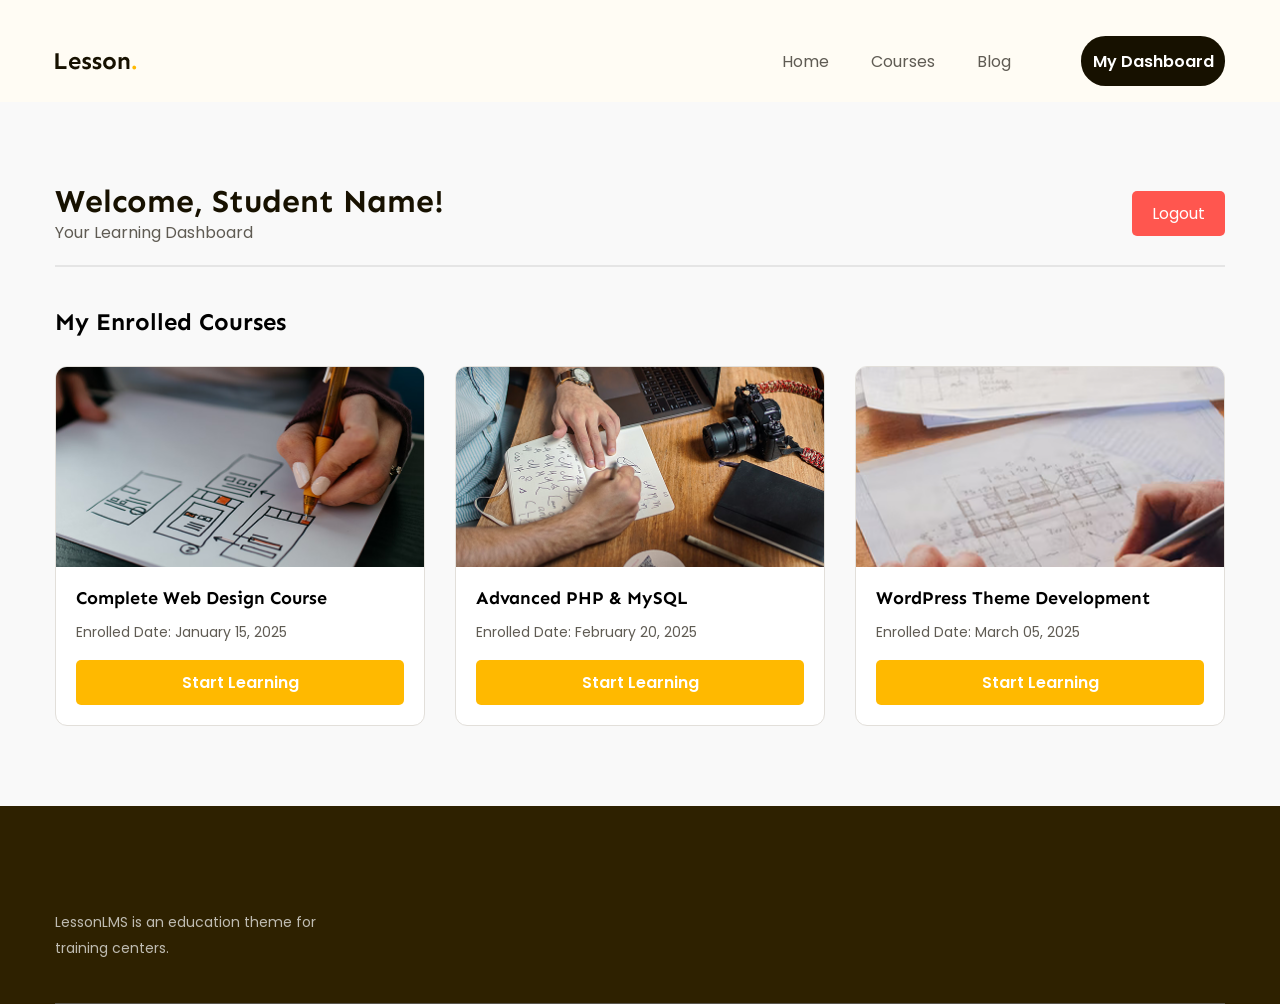
<file: assets/lessonLMS-static-template/page-student-dashboard.html>
<!DOCTYPE html>
<html lang="en">
<head>
    <meta charset="UTF-8">
    <meta name="viewport" content="width=device-width, initial-scale=1.0">
    <title>Student Dashboard</title>
    <link rel="stylesheet" href="assets/css/style.css">
</head>
<body>

    <header>
        <div class="container">
            <div class="header-wrapper">
                <div class="logo">
                    <a href="index.html">
                        <img src="assets/images/logo.png" alt="Logo">
                    </a>
                </div>
                <div class="menu-button-wrapper">
                    <nav class="main-menu">
                        <ul>
                            <li><a href="#">Home</a></li>
                            <li><a href="#">Courses</a></li>
                            <li><a href="#">Blog</a></li>
                        </ul>
                    </nav>
                    <div class="button btn-black">
                        <a href="#">My Dashboard</a>
                    </div>
                </div>
            </div>
        </div>
    </header>
    <section class="dashboard-area" style="padding: 80px 0; background: #f9f9f9;">
        <div class="container">
            
            <div class="dashboard-header" style="display:flex; justify-content:space-between; align-items:center; margin-bottom: 40px; border-bottom: 2px solid #e5e5e5; padding-bottom: 20px;">
                <div>
                    <h1 style="font-size: 32px; color: #171100;">Welcome, Student Name!</h1>
                    <p style="color: #5F5B53;">Your Learning Dashboard</p>
                </div>
                <div>
                    <a href="#" class="button" style="background: #FF564F; color: #fff; padding: 10px 20px; text-decoration: none; border-radius: 5px;">Logout</a>
                </div>
            </div>

            <h2 style="margin-bottom: 30px;">My Enrolled Courses</h2>
            
            <div class="courses-grid" style="display: grid; grid-template-columns: repeat(3, 1fr); gap: 30px;">
                
                <div class="course" style="height: auto; border-radius: 12px; background: #FFF; border: 1px solid #E2DFDA; overflow: hidden;">
                    <div class="img" style="height: 200px;">
                        <img src="assets/images/course-1.png" alt="Course Image" style="width:100%; height:100%; object-fit:cover;">
                    </div>
                    
                    <div class="course-details" style="padding: 20px;">
                        <h3 style="font-size: 18px; margin-bottom: 10px;">Complete Web Design Course</h3>
                        <p style="font-size: 14px; color: #5F5B53; margin-bottom: 15px;">
                            Enrolled Date: January 15, 2025
                        </p>
                        
                        <a href="#" style="display: block; text-align: center; background: #FFB900; color: #fff; padding: 10px; border-radius: 5px; font-weight: 600;">
                            Start Learning
                        </a>
                    </div>
                </div>

                <div class="course" style="height: auto; border-radius: 12px; background: #FFF; border: 1px solid #E2DFDA; overflow: hidden;">
                    <div class="img" style="height: 200px;">
                        <img src="assets/images/course-2.png" alt="Course Image" style="width:100%; height:100%; object-fit:cover;">
                    </div>
                    
                    <div class="course-details" style="padding: 20px;">
                        <h3 style="font-size: 18px; margin-bottom: 10px;">Advanced PHP & MySQL</h3>
                        <p style="font-size: 14px; color: #5F5B53; margin-bottom: 15px;">
                            Enrolled Date: February 20, 2025
                        </p>
                        
                        <a href="#" style="display: block; text-align: center; background: #FFB900; color: #fff; padding: 10px; border-radius: 5px; font-weight: 600;">
                            Start Learning
                        </a>
                    </div>
                </div>

                <div class="course" style="height: auto; border-radius: 12px; background: #FFF; border: 1px solid #E2DFDA; overflow: hidden;">
                    <div class="img" style="height: 200px;">
                        <img src="assets/images/course-3.png" alt="Course Image" style="width:100%; height:100%; object-fit:cover;">
                    </div>
                    
                    <div class="course-details" style="padding: 20px;">
                        <h3 style="font-size: 18px; margin-bottom: 10px;">WordPress Theme Development</h3>
                        <p style="font-size: 14px; color: #5F5B53; margin-bottom: 15px;">
                            Enrolled Date: March 05, 2025
                        </p>
                        
                        <a href="#" style="display: block; text-align: center; background: #FFB900; color: #fff; padding: 10px; border-radius: 5px; font-weight: 600;">
                            Start Learning
                        </a>
                    </div>
                </div>

            </div>
            </div>
    </section>
    <footer>
        <div class="container">
            <div class="footer-wrapper">
                <div class="about-company">
                    <p>LessonLMS is an education theme for training centers.</p>
                </div>
            </div>
        </div>
    </footer>

</body>
</html>
</file>
<file: assets/lessonLMS-static-template/assets/css/style.css>
@import url('https://fonts.googleapis.com/css2?family=Poppins:ital,wght@0,400;0,600;1,400&family=Sen:wght@700&display=swap');

*{
    padding: 0;
    margin: 0;
    box-sizing: border-box;
    list-style: none;
    text-decoration: none;
}

body{
     font-family: "Poppins", sans-serif;
     font-size: 16px;
     background-color: #FFFFFF;
}

h1, h2, h3, h4, h5, h6{
      font-family: "Sen", sans-serif;
}

a, span{
    display: inline-block;
    color: inherit;
}
svg{
    display: inline-block;
}

.container{
    max-width: 1170px;
    margin: 0 auto;
}

.yellow-bg-btn{
    display: flex;
    align-items: center;
    justify-content: center;
    background-color: #FFB900;
    color: #FFF;
    cursor: pointer;
    position: relative;
    overflow: hidden;
    z-index: 1;
    
}

/*----- btn hover effect -----*/
.yellow-bg-btn::after{
    content: "";
    width: 100%;
    height: 100%;
    position: absolute;
    top: 0;
    left: 0;
    background-color: #171100;
    transform: scaleX(0);
    transform-origin: left;
    transition: all 0.3s;
    z-index: -2;
}
.black-btn::after{
    content: '';
    width: 100%;
    height: 100%;
    position: absolute;
    top: 0;
    bottom: 0;
    background-color: #FFB900;
    transform: scaleX(0);
    transform-origin: left;
    z-index: -2;
}
.yellow-bg-btn:hover::after,
.black-btn:hover::after{
    transform: scaleX(1);
}


/*------ Header start -----*/
header {
    background-color: #FFFCF4;
    width: 100%;
    height: auto;
    position: sticky;
    top: -20px;
    z-index: 1000;
}

.header-wrapper {
    display: flex;
    align-items: center;
    justify-content: space-between;
    padding: 36px 0 16px 0;
}
.logo a img {
    display: inline-block;
    width: 100%;
    height: auto;
    margin-top: 7px;
}
.menu-button-wrapper {
    display: flex;
    align-items: center;
    justify-content: flex-end;
    gap: 70px;
}

.main-menu ul {
    display: flex;
    align-items: center;
    gap: 42px;
    margin-top: 2px;
}
.main-menu ul li a,
.main-menu-phone ul li a {
    color: #5F5B53;
    text-align: center;
    font-weight: 400;
    line-height: 175%;
    transition: all 0.3s;
    position: relative;
}
.main-menu ul li a:hover,
.main-menu-phone ul li a:hover{
    color: #171100;
}
.main-menu ul li a.active,
.main-menu-phone ul li a.active{
    color: #171100;
    font-weight: 600;
}
.main-menu ul li a.active::after,
.main-menu-phone ul li a.active::after{
    content: "";
    width: 12px;
    height: 2px;
    background-color: #171100;
    position: absolute;
    bottom: 1px;
    left: 0;
}
.menu-button-wrapper .button a,
.menu-div .button a {
    background-color: #171100;
    width: 144px;
    height: 50px;
    display: flex;
    align-items: center;
    justify-content: center;
    border-radius: 24.5px;
    color: #FFF;
    font-size: 16px;
    font-weight: 600;
    line-height: 175%;
    padding-top: 2px;
    overflow: hidden;
    position: relative;
    z-index: 1;
}

/*----- btn hover effect -----*/
.btn-black a::after{
    content: "";
    width: 100%;
    height: 100%;
    position: absolute;
    top: 0;
    left: 0;
    background-color: #FFB900;
    transform: scaleX(0);
    transform-origin: left;
    transition: all 0.3s;
    z-index: -2;
}
.btn-black a:hover::after{
    transform: scaleX(1);
}
.menu-div .button a{
    width: 100%;
}
.menu-btn{
    display: none;
    cursor: pointer;
}


/*----- menu mar phone mobile phone -----*/
#navPhone{
    width: 100%;
    height: 100%;
    background-color: #FFFCF4;
    position: fixed;
    top: 0;
    right: 0;
    display: none;
}

.logo-div{
    display: flex;
    align-items: center;
    justify-content: space-between;
    padding: 21px 5% 16px 5%;
}
.menu-div {
    padding: 25px 5%;
}

nav.main-menu-phone ul {
    display: flex;
    flex-direction: column;
    gap: 30px;
    margin-bottom: 35px;
}


/*----- hero section start -----*/
.hero {
    background-color: #FFFCF4;
    padding: 48px 0 59px 0;
}
.hero-wrapper {
    display: flex;
    justify-content: space-between;
    align-items: center;
}

.card-box {
    background-color: #FFFFFF;
    width: 270px;
    height: 244px;
    display: flex;
    flex-direction: column;
    gap: 13px;
    border-radius: 12px;
    box-shadow: 0px 16px 32px 0px rgba(0, 0, 0, 0.05);
    position: absolute;
    bottom: 55px;
    right: -100px;
    padding: 24px;
}
.hero-img-box {
    position: relative;
}
.card-items {
    width: 100%;
    display: flex;
    align-items: center;
    gap: 16px;
}
.card-items .text span {
    color: #5F5B53;
    font-size: 14px;
    font-weight: 400;
    line-height: 185.714%; 
}

.card-items .text p {
    color: #171100;
    font-size: 18px;
    font-weight: 600;
    line-height: 166.667%;
}

.hero {
    background-color: #FFFCF4;
}

.hero-wrapper {
    display: flex;
    justify-content: space-between;
    align-items: center;
}

.card-box {
    background-color: #FFFFFF;
    width: 270px;
    height: 244px;
    border-radius: 12px;
    box-shadow: 0px 16px 32px 0px rgba(0, 0, 0, 0.05);
    position: absolute;
    bottom: 55px;
    right: -100px;
    padding: 24px;
    display: flex;
    flex-direction: column;
    gap: 13px;
}

.hero-img-box {
    position: relative;
    border-radius: 20px;
}

.card-items {
    display: flex;
    align-items: center;
    gap: 16px;
}

.card-items .text span {
    color: #5F5B53;
    font-size: 14px;
    font-weight: 400;
    line-height: 185.714%;
}

.card-items .text p {
    color: #171100;
    font-size: 18px;
    font-weight: 600;
    line-height: 166.667%; 
}

.hero-text-box h1 {
    color: #171100;
    font-size: 58px;
    font-weight: 700;
    line-height: 117.241%;
    letter-spacing: -1.16px;
    margin-bottom: 22px;
}

.hero-text-box p {
    color: #5F5B53;
    font-size: 18px;
    font-weight: 400;
    line-height: 166.667%;
    margin-bottom: 38px;
}

.hero-btns {
    display: flex;
    align-items: center;
    gap: 28px;
    margin-bottom: 48px;
}

.hero-text-box {
    max-width: 470px;
}

.See-Courses-btn {
    width: 180px;
    height: 64px;
    border-radius: 32px;
    font-size: 18px;
    font-weight: 600;
    line-height: 166.667%; 
}

.watch-video-btn {
    display: flex;
    align-items: center;
    width: 202px;
    height: 40px;
    gap: 14px;
    cursor: pointer;
}
.play-btn {
    width: 40px;
    height: 40px;
    display: flex;
    align-items: center;
    justify-content: center;
    background-color: #FFFFFF;
    border-radius: 50%;
    box-shadow: 0 8px 16px rgba(0, 0, 0, 0.07);
}
.watch-video-btn span {
    color: #171100;
    font-size: 18px;
    font-weight: 600;
    line-height: 166.667%; 
}
.play-btn {
    width: 40px;
    height: 40px;
    display: flex;
    align-items: center;
    justify-content: center;
    background-color: #FFFFFF;
    border-radius: 50%;
    box-shadow: 0 8px 16px rgba(0, 0, 0, 0.07);
}

.engagement span {
    color: #5F5B53;
    font-size: 18px;
    font-weight: 400;
    line-height: 166.667%;
    margin-bottom: 8px;
}

.engagement-wrapper {
    display: flex;
    align-items: center;
    gap: 28px;
}

.engagement-wrapper h3 {
    color: #171100;
    font-size: 44px;
    font-weight: 700;
    line-height: 122.727%; 
}

.engagement-wrapper h3 span {
    color: #5F5B53;
    font-family: Poppins;
    font-size: 18px;
    font-weight: 400;
    line-height: 30px;
}


/*----- courses section -----*/
.courses{
    padding: 200px 0 194px 0;
}
.courses-heading {
    margin-bottom: 53px;
}
.courses-heading h2 {
    color: #171100;
    font-size: 38px;
    font-weight: 700;
    line-height: 126.316%;
    letter-spacing: -0.76px;
    margin-bottom: 16px;
}

.courses-heading p {
    color: #5F5B53;
    font-size: 18px;
    font-weight: 400;
    line-height: 166.667%;
    max-width: 458px;
}

.courses-heading h2 {
    color: #171100;
    font-size: 38px;
    font-weight: 700;
    line-height: 126.316%;
    letter-spacing: -0.76px;
    margin-bottom: 16px;
}

.courses-heading p {
    color: #5F5B53;
    font-size: 18px;
    font-weight: 400;
    line-height: 166.667%;
    max-width: 458px;
}

.courses-wrapper{
    display: flex;
    justify-content: space-between;
    position: relative;
}

.course {
    width: 370px;
    height: 466px;
    border-radius: 12px;
    background: #FFF;
    border: 1px solid #E2DFDA;
    overflow: hidden;
    transition: all 0.3s;
}
.active-btn{
    box-shadow: 0px 18px 36px 0px rgba(0, 0, 0, 0.05);
    border: 1px solid transparent;
}
.course:hover{
    box-shadow: 0px 18px 36px 0px rgba(0, 0, 0, 0.05);
}
.course .img {
    width: 100%;
    height: 278px;
}

.course .img img {
    width: 100%;
    height: 100%;
}

.course-details {
    padding: 16px 21px 21px 21px;
}

.flex .c-title {
    color: #171100;
    font-size: 18px;
    font-weight: 600;
    line-height: 166.667%;
}

.course-details .flex {
    display: flex;
    align-items: center;
    justify-content: space-between;
    margin-bottom: 6px;
}

.rating {
    display: flex;
    align-items: center;
    gap: 6px;
}

.rating span {
    color: #FEA31B;
    font-size: 16px;
    font-weight: 400;
    line-height: 175%;
}

.course-details p {
    color: #5F5B53;
    font-size: 14px;
    font-weight: 400;
    line-height: 187.714%;
    margin-bottom: 12px;
}

.price-btn {
    display: flex;
    align-items: center;
    justify-content: space-between;
}

.price-btn .price {
    color: #171100;
    font-size: 18px;
    font-weight: 600;
    line-height: 166.667%;
}

.price-btn .book-now {
    width: 118px;
    height: 50px;
    border-radius: 25px;
    font-size: 14px;
    font-weight: 600;
    line-height: 185.714%;
    background-color: black;
    transition: all 0.3s;
}
.active-btn .book-now,
.price-btn .book-now:hover{
    background-color: #FFB900;
}

/*----- slick css -----*/
.courses-wrapper .slick-slide {
    padding: 0 14px;
}

.courses-wrapper .slick-list {
    margin: 0 -12px;
}
.courses-wrapper .left-arrow{
    width: 40px;
    height: 40px;
    display: flex;
    align-items: center;
    justify-content: center;
    position: absolute;
    right: 59px;
    top: -135px;
    border: 1px solid #ffbb00bb;
    border-radius: 50%;
    z-index: 999;
    cursor: pointer;
    transition: all 0.3s;
}
.courses-wrapper .left-arrow:hover {
    background-color: #FFB900;
}
.courses-wrapper .left-arrow:hover i{
    color: white;
}
.courses-wrapper .right-arrow{
    width: 40px;
    height: 40px;
    display: flex;
    align-items: center;
    justify-content: center;
    position: absolute;
    right: 0px;
    top: -135px;
    background-color: #FFB900;
    border: 1px solid #ffbb00bb;
    border-radius: 50%;
    z-index: 999;
    cursor: pointer;
    transition: all 0.3s;
}
.courses-wrapper .right-arrow:hover,
.courses-wrapper .left-arrow:hover{
    border: 1px solid #FFB900;
}
.courses-wrapper .left-arrow i{
    color: #FFB900;
}
.courses-wrapper .right-arrow i{
    color: #FFFFFF;
}


/*----- testimonial section -----*/
section.testimonial {
    height: 380px;
    background-color: #2E2100;
    padding-top: 97px;
}

.testimonial-wrapper {
    display: flex !important;
    justify-content: space-between;

}

.name h3 {
    color: #F7F7F7;
    font-size: 24px;
    font-weight: 700;
    line-height: 141.667%; 
    margin-bottom: 4px;
}

.name span {
    color: #BFBCB2;
    font-size: 14px;
    font-weight: 400;
    line-height: 185.714%; 
}

.name {
    margin-top: 18px;
}

.reviews {
    max-width: 740px;
    width: 100%;
    position: relative;
}

.reviews p {
    color: #FFF;
    font-size: 26px;
    font-style: italic;
    font-weight: 400;
    line-height: 153.846%;
    padding-top: 29px;

}
.absolute-svg {
    position: absolute;
    top: 0;
    left: -31px;
}

/*----- testimonial slick css -----*/
.testimonial-items .slick-dots {
    display: inline-flex;
    align-items: center;
    gap: 6px;
    position: absolute;
    bottom: 0;
    left: 0px;
}

.testimonial-items .slick-dots li button {
    display: none;
}

.testimonial-items .slick-dots li {
    width: 6px;
    height: 6px;
    background-color: #634700;
    border-radius: 50%;
    cursor: pointer;
}

.testimonial-items {
    position: relative;
}

.testimonial-items .slick-dots .slick-active {
    background-color: #FFB900 !important;
}


/*----- features section -----*/
section.features {
    padding: 200px 0;
}

.features-wrapper {
    display: flex;
    justify-content: space-between;
    gap: 130px;
}

.features-img {
    width: 570px;
    display: flex;
    gap: 30px;
}

.features-img img {
    width: 270px;
    height: 404px;
}
.features-img img.img-1 {
    margin-top: 33px;
}
.features-text {
    width: 470px;
    padding-top: 59px;
}

.features-text h3,
.cta-text h3 {
    color: #171100;
    font-size: 38px;
    font-weight: 700;
    line-height: 126.316%;
    letter-spacing: -0.76px;
    margin-bottom: 17px;
}

.features-text p,
.cta-text p {
    color: #5F5B53;
    font-size: 16px;
    font-weight: 400;
    line-height: 175%;
    margin-bottom: 16px;
}

.features-text span {
    color: #5F5B53;
    font-size: 16px;
    font-weight: 400;
    line-height: 175%;
    margin-bottom: 32px;
}

.features-text .sign-up,
.cta-text .join-now{
    width: 137px;
    height: 50px;
    border-radius: 26px;
    font-size: 16px;
    font-weight: 600;
    line-height: 175%;
}


/*----- cta section -----*/
section.cta{
    padding-bottom: 200px;
}

.cta-wrapper {
    display: flex;
    justify-content: space-between;
    gap: 130px;
}

.cta-text {
    width: 570px;
    padding-top: 74px;
}
.cta-text p {
    margin-bottom: 31px;
}

.cta-img {
    width: 470px;
    height: 440px;
}

.cta-img img {
    width: 100%;
    height: 100%;
}



/*----- blog section -----*/
section.blog {
    background-color: #FFFCF4;
    padding: 98px 0 132px 0;
}

.blog-heading {
    display: flex;
    align-items: center;
    justify-content: center;
    flex-direction: column;
    gap: 16px;
    margin-bottom: 55px;
}
.blog-heading h3 {
    color: #130606;
    text-align: center;
    font-size: 38px;
    font-weight: 700;
    line-height: 126.316%;
    letter-spacing: -0.76px;
}

.blog-heading p {
    width: 448px;
    color: #696262;
    text-align: center;
    font-size: 16px;
    font-weight: 400;
    line-height: 175%;
}

.blog-wrapper {
    display: flex;
    justify-content: space-between;
    
    position: relative;
}

.sngle-blog {
    width: 370px;
    height: 467px;
    border-radius: 16px;
    background: #FFF;
    overflow: hidden;
    transition: all 0.3s;
}
.blog-1{
    box-shadow: 0px 16px 32px 0px rgba(0, 0, 0, 0.05);
}
.sngle-blog:hover{
     box-shadow: 0px 16px 32px 0px rgba(0, 0, 0, 0.05);
}
.sngle-blog .img img {
    width: 100%;
    height: 100%;
}
.sngle-blog .img {
    width: 100%;
    height: 250px;
}
.single-blog-details {
    padding: 20px 20px 28px 20px;
}
.single-blog-details .date {
    display: flex;
    align-items: center;
    gap: 4px;
    margin-bottom: 12px;
}

.yellow-cercel {
    width: 6px;
    height: 6px;
    background-color: #FFB900;
    border-radius: 50%;
}
.date span {
    color: #5F5B53;
    font-size: 14px;
    font-weight: 400;
    line-height: 185.714%;
}
.single-blog-details hr{
    width: 160px;
    height: 1px;
    border-radius: 0.5px;
    background: #E2DFDA;
    border: none;
    margin-bottom: 13px;
}

.blog-title span {
    color: #171100;
    font-size: 16px;
    font-weight: 600;
    line-height: 175%;
    margin-bottom: 12px;
}
.single-blog-details .read-more{
    width: 118px;
    height: 50px;
    border-radius: 25px;
    font-size: 14px;
    font-weight: 600;
    line-height: 185.714%;
    transition: all 0.3s;
}
.single-blog-details .read-more:hover{
     background-color: #FFB900;
}

.single-blog-details .read-more{
    background-color: #171100;
}
.blog-1 .read-more {
     background-color: #FFB900;
}

/*----- slick css -----*/
.blog-wrapper .slick-slide {
    padding: 0 14px;
}

.blog-wrapper .slick-list {
    margin: 0 -13px;
}

.blog-wrapper .slick-dots {
    display: inline-flex;
    align-items: center;
    gap: 6px;
    position: absolute;
    bottom: -36px;
    left: 50%;
    transform: translateX(-50%);
}

.blog-wrapper .slick-dots li button {
    display: none;
}

.blog-wrapper .slick-dots li {
    width: 6px;
    height: 6px;
    background-color: #5F5B53;
    border-radius: 50%;
    cursor: pointer;
}

.blog-wrapper .slick-dots .slick-active {
    background-color: #FFB900 !important;
}



/*----- footer section -----*/
footer {
    background-color: #2E2100;
}

.footer-wrapper {
    display: flex;
    justify-content: space-between;
    padding: 104px 0 26px 0;
    border-bottom: 1px solid #59554B;
}

.about-company {
    width: 267px;
}

.f-logo {
    margin-bottom: 20px;
}

.about-company p {
    color: #BFBCB2;
    font-size: 14px;
    font-weight: 400;
    line-height: 185.714%;
    margin-bottom: 15px;
}

.social-links {
    display: flex;
    align-items: center;
    gap: 18px;
}

.company {
    width: 130px;
    margin-left: 14px;
}

.support {
    width: 137px;
}

.address {
    width: 231px;
}

.footer-nav div {
    color: #FFF;
    font-size: 16px;
    font-weight: 600;
    line-height: 175%;
    margin-bottom: 12px;
}

.footer-nav ul li a {
    color: #BFBCB2;
    font-size: 14px;
    font-weight: 400;
    line-height: 185.714%;
    margin-bottom: 11px;
    transition: all 0.3s;
}
.footer-nav ul li a:hover{
    color: #FFFFFF;
}

.footer-nav hr {
    margin-bottom: 29px;
    width: 130px;
    height: 1px;
    background-color: #59554B;
    border: none;
}

.footer-nav {
    margin-top: -6px;
}

.address-details span {
    color: #BFBCB2;
    font-family: Poppins;
    font-size: 14px;
    font-style: normal;
    font-weight: 400;
    line-height: 185.714%;
}

.address-details strong {
    color: #FFF;
    font-size: 14px;
    font-weight: 600;
}

.footer-nav .address-details {
    margin-bottom: 11px;
}

.copyright-area p {
    color: #807D74;
    text-align: center;
    font-size: 14px;
    font-weight: 400;
    line-height: 185.714%;
}

.copyright-area {
    padding: 30px 0;
}
</file>
